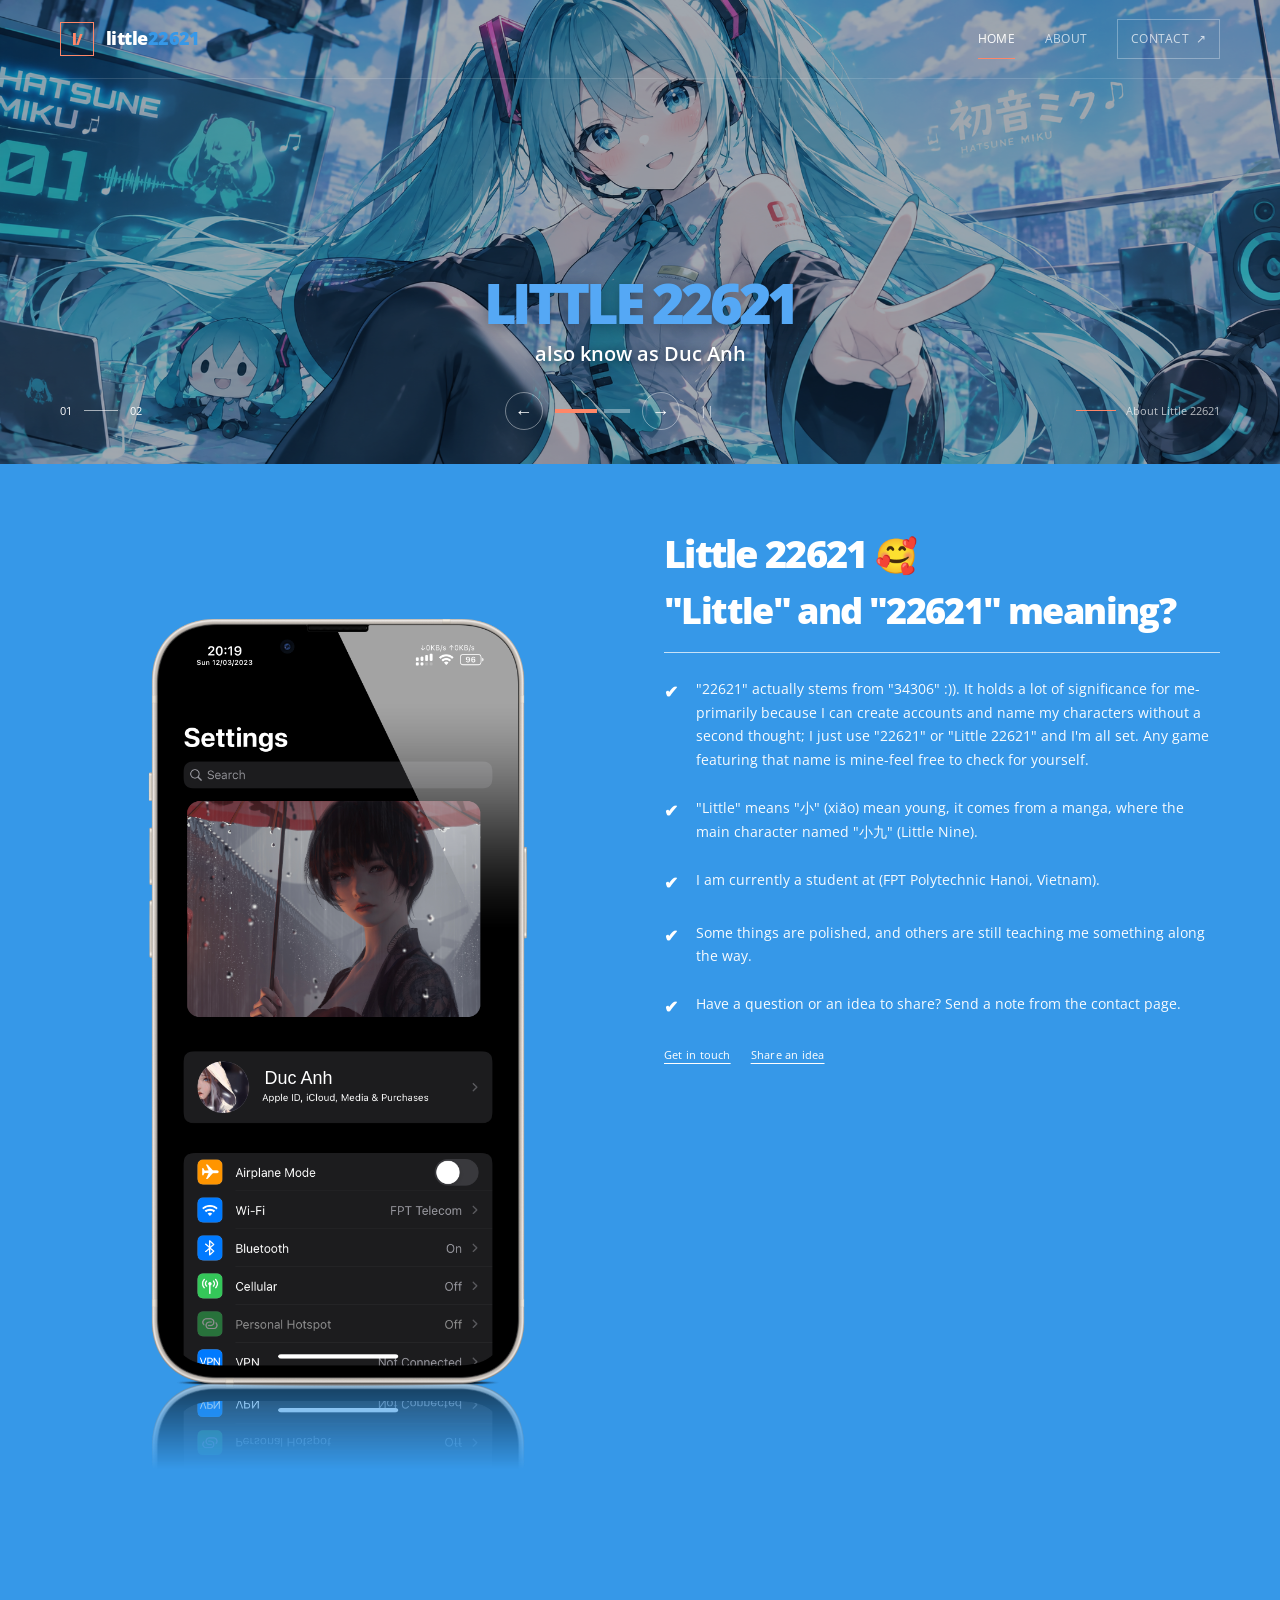
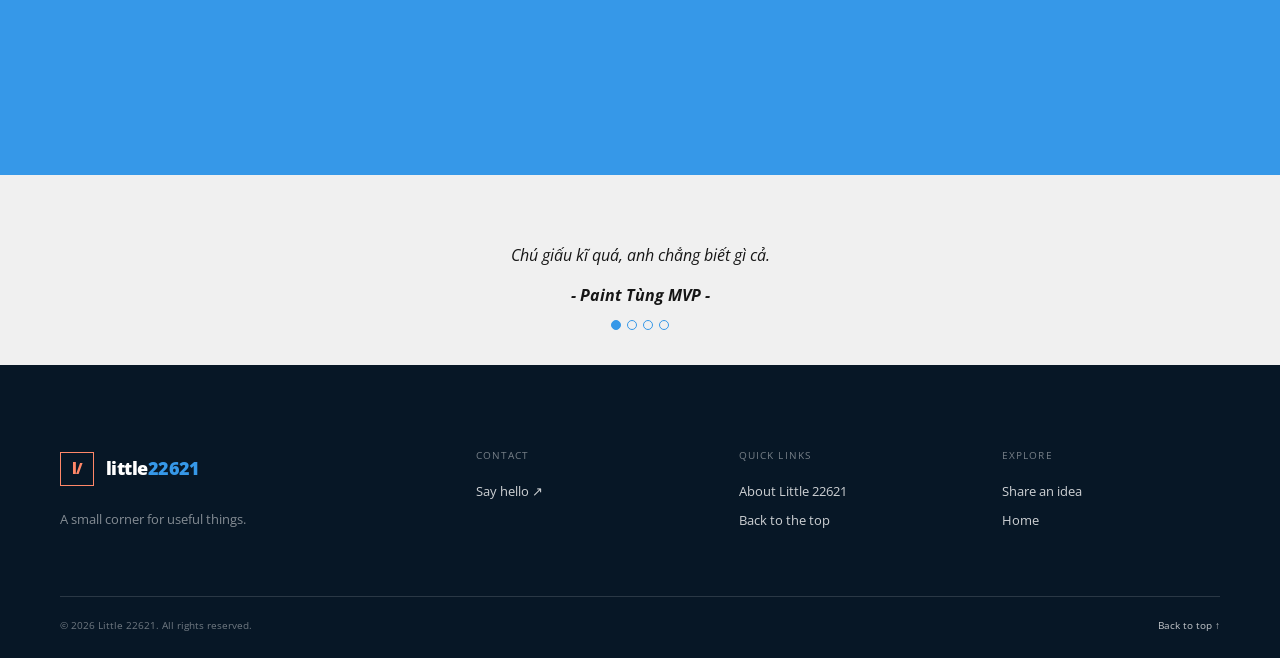
<file: index.html>
<!doctype html>
<html lang="en">
<head>
  <meta charset="utf-8">
  <meta name="viewport" content="width=device-width, initial-scale=1">
  <meta name="google-site-verification" content="Jvve5LrxzNj2HG7u-lUEX3crtuKjLNAxfdqutdUVDCA" />
  <meta name="description" content="Little 22621 — a personal corner for experiments, useful tools, and ideas.">
  <meta name="theme-color" content="#071726">
  <title>Little 22621 | Home</title>
  <link rel="preconnect" href="https://fonts.googleapis.com">
  <link rel="preconnect" href="https://fonts.gstatic.com" crossorigin>
  <link href="https://fonts.googleapis.com/css2?family=Open+Sans:wght@300;400;600;700;800&display=swap" rel="stylesheet">
  <link rel="stylesheet" href="styles.css">
</head>
<body class="page-home">
  <header class="site-header" data-header>
    <div class="shell header-inner">
      <a class="brand" href="index.html" aria-label="Little 22621 home">
        <span class="brand-mark" aria-hidden="true">l/</span>
        <span class="brand-name">little<span>22621</span></span>
      </a>

      <button class="menu-toggle" type="button" aria-expanded="false" aria-controls="site-nav" data-menu-toggle>
        <span class="menu-toggle__line"></span>
        <span class="menu-toggle__line"></span>
        <span class="menu-toggle__line"></span>
        <span class="sr-only">Toggle navigation</span>
      </button>

      <nav class="site-nav" id="site-nav" aria-label="Primary navigation" data-menu>
        <a class="site-nav__link is-active" href="index.html" aria-current="page">Home</a>
        <a class="site-nav__link" href="#about">About</a>
        <a class="site-nav__link site-nav__link--cta" href="contact.html">Contact <span aria-hidden="true">&nearr;</span></a>
      </nav>
    </div>
  </header>

  <main>
    <section class="hero hero--anime" id="home" aria-labelledby="hero-title" data-slider>
      <div class="hero__slides">
        <article class="hero__slide is-active" data-slide aria-hidden="false">
          <img class="hero__image hero__image--cover" src="assets/hatsune-miku-cover.png" alt="Hatsune Miku performing in a bright futuristic city">
          <div class="hero__veil" aria-hidden="true"></div>
          <div class="shell hero__content hero__content--center">
            <h1 class="hero__identity-title" id="hero-title">Little 22621</h1>
            <p class="hero__lead hero__identity-subtitle">also know as Duc Anh</p>
          </div>
        </article>

        <article class="hero__slide" data-slide aria-hidden="true">
          <img class="hero__image hero__image--cover" src="assets/hatsune-miku-cover.png" alt="Hatsune Miku performing in a bright futuristic city">
          <div class="hero__veil" aria-hidden="true"></div>
          <div class="shell hero__content hero__content--center">
            <h2>Little 22621</h2>
            <p class="hero__lead">Building, learning, and sharing one project at a time.</p>
            <a class="button button--primary hero__repository" href="#about">Get to know the site <span aria-hidden="true">&darr;</span></a>
          </div>
        </article>
      </div>

      <div class="shell hero__footer">
        <span class="hero__counter" aria-live="polite"><span data-slider-current>01</span><span class="hero__counter-line"></span><span>02</span></span>
        <div class="slider-controls" aria-label="Hero slides">
          <button class="icon-button" type="button" data-slider-prev aria-label="Previous slide" title="Previous slide">&larr;</button>
          <div class="slider-dots">
            <button class="slider-dot is-active" type="button" data-slider-dot="0" aria-label="Show slide 1" aria-current="true"></button>
            <button class="slider-dot" type="button" data-slider-dot="1" aria-label="Show slide 2" aria-current="false"></button>
          </div>
          <button class="icon-button" type="button" data-slider-next aria-label="Next slide" title="Next slide">&rarr;</button>
          <button class="slider-pause" type="button" data-slider-toggle aria-label="Pause slideshow" title="Pause slideshow"><span aria-hidden="true">||</span></button>
        </div>
        <a class="scroll-cue" href="#about"><span class="scroll-cue__line" aria-hidden="true"></span> About Little 22621</a>
      </div>
    </section>

    <section class="anime-about" id="about" aria-labelledby="about-title">
      <div class="shell anime-about__grid">
        <figure class="anime-about__art reveal">
          <img class="anime-about__image" src="assets/tab1.png" alt="Phone settings screen with the profile name Duc Anh">
          <figcaption class="anime-about__name" aria-hidden="true">Duc Anh</figcaption>
        </figure>
        <div class="anime-about__copy reveal">
          <h2 id="about-title">Little 22621 <span aria-hidden="true">🥰</span></h2>
          <h3>"Little" and "22621" meaning?</h3>
          <hr>
          <ul class="anime-about__facts">
            <li class="reveal"><span aria-hidden="true">✔</span><p>"22621" actually stems from "34306" :)). It holds a lot of significance for me-primarily because I can create accounts and name my characters without a second thought; I just use "22621" or "Little 22621" and I'm all set. Any game featuring that name is mine-feel free to check for yourself.</p></li>
            <li class="reveal"><span aria-hidden="true">✔</span><p> "Little" means "小" (xiǎo) mean young, it comes from a manga, where the main character named "小九" (Little Nine).

</p></li>
            <li class="reveal"><span aria-hidden="true">✔</span><p>I am currently a student at (FPT Polytechnic Hanoi, Vietnam).</p></li>
            <li class="reveal"><span aria-hidden="true">✔</span><p>Some things are polished, and others are still teaching me something along the way.</p></li>
            <li class="reveal"><span aria-hidden="true">✔</span><p>Have a question or an idea to share? Send a note from the contact page.</p></li>
          </ul>
          <div class="anime-about__links reveal">
            <a href="contact.html">Get in touch</a>
            <a href="contact.html">Share an idea</a>
          </div>
        </div>
      </div>
    </section>

    <section class="quote-band" aria-label="Little 22621 thoughts">
      <div class="shell quote-band__inner">
        <div class="quote-slider" data-quote-slider aria-label="Rotating quotes">
          <figure class="quote is-active" data-quote aria-hidden="false">
            <blockquote>Chú giấu kĩ quá, anh chẳng biết gì cả.</blockquote>
            <figcaption>- Paint Tùng MVP -</figcaption>
          </figure>
          <figure class="quote" data-quote aria-hidden="true">
            <blockquote>Thích Mấy Chị Cosplay HI</blockquote>
            <figcaption>- Little 22621 -</figcaption>
          </figure>
          <figure class="quote" data-quote aria-hidden="true">
            <blockquote>Anh Yêu Em.</blockquote>
            <figcaption>- Little 22621 -</figcaption>
          </figure>
          <figure class="quote" data-quote aria-hidden="true">
            <blockquote>Phụ Nữ Là Để Yêu Thương.</blockquote>
            <figcaption>- Little 22621 -</figcaption>
          </figure>
          <div class="quote-slider__controls">
            <div class="quote-dots" role="group" aria-label="Choose a quote">
              <button class="quote-dot is-active" type="button" data-quote-dot="0" aria-label="Show quote 1" aria-current="true"></button>
              <button class="quote-dot" type="button" data-quote-dot="1" aria-label="Show quote 2" aria-current="false"></button>
              <button class="quote-dot" type="button" data-quote-dot="2" aria-label="Show quote 3" aria-current="false"></button>
              <button class="quote-dot" type="button" data-quote-dot="3" aria-label="Show quote 4" aria-current="false"></button>
            </div>
          </div>
        </div>
      </div>
    </section>
  </main>

  <footer class="site-footer">
    <div class="shell footer-grid">
      <div class="footer-brand"><a class="brand brand--footer" href="index.html"><span class="brand-mark" aria-hidden="true">l/</span><span class="brand-name">little<span>22621</span></span></a><p>A small corner for useful things.</p></div>
      <div class="footer-column"><h2>Contact</h2><a href="contact.html">Say hello <span aria-hidden="true">&nearr;</span></a></div>
      <div class="footer-column"><h2>Quick links</h2><a href="#about">About Little 22621</a><a href="#home">Back to the top</a></div>
      <div class="footer-column"><h2>Explore</h2><a href="contact.html">Share an idea</a><a href="index.html">Home</a></div>
    </div>
    <div class="shell footer-bottom"><span>&copy; <span data-year></span> Little 22621. All rights reserved.</span><a class="back-to-top" href="#home">Back to top <span aria-hidden="true">&uarr;</span></a></div>
  </footer>

  <script src="script.js" defer></script>
</body>
</html>
</file>
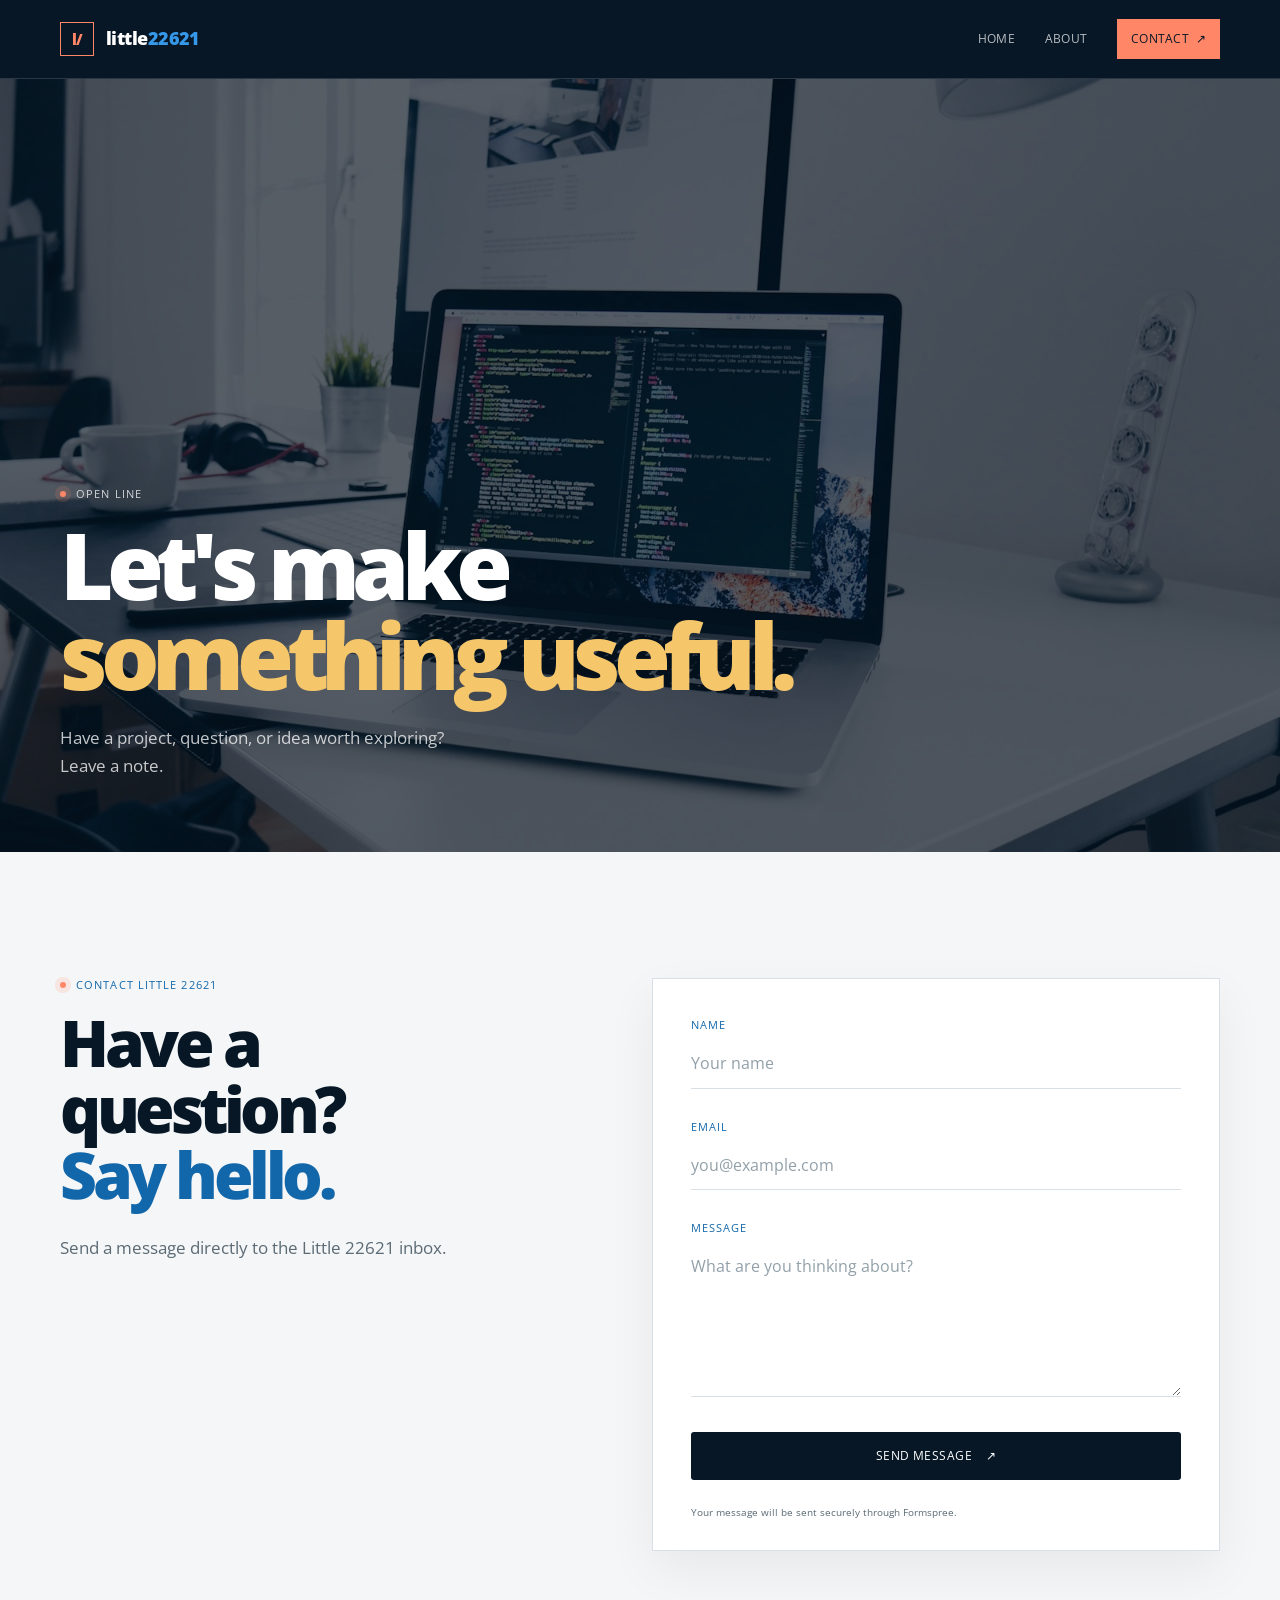
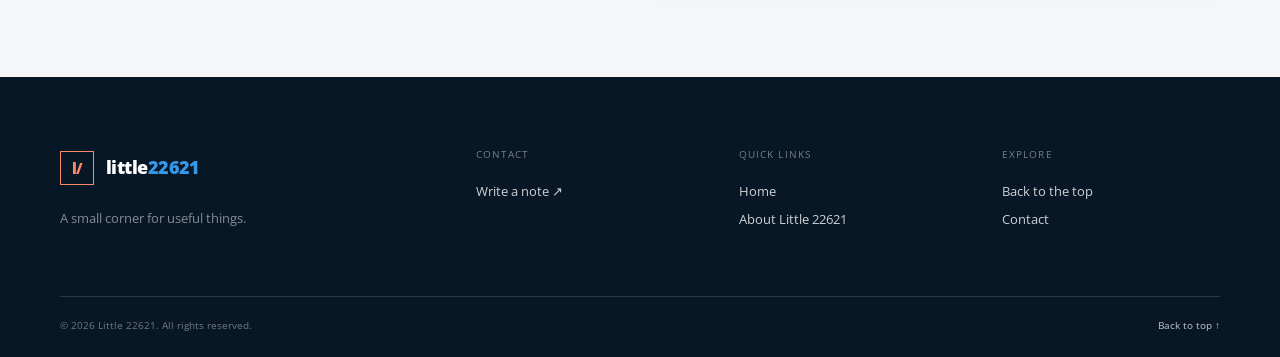
<file: contact.html>
<!doctype html>
<html lang="en">
<head>
  <meta charset="utf-8">
  <meta name="viewport" content="width=device-width, initial-scale=1">
  <meta name="description" content="Contact Little 22621 about a project, collaboration, or an idea.">
  <meta name="theme-color" content="#071726">
  <title>Contact Little 22621</title>
  <link rel="preconnect" href="https://fonts.googleapis.com">
  <link rel="preconnect" href="https://fonts.gstatic.com" crossorigin>
  <link href="https://fonts.googleapis.com/css2?family=Open+Sans:wght@300;400;600;700;800&display=swap" rel="stylesheet">
  <link rel="stylesheet" href="styles.css">
</head>
<body class="page-contact">
  <header class="site-header site-header--solid" data-header>
    <div class="shell header-inner">
      <a class="brand" href="index.html" aria-label="Little 22621 home">
        <span class="brand-mark" aria-hidden="true">l/</span>
        <span class="brand-name">little<span>22621</span></span>
      </a>
      <button class="menu-toggle" type="button" aria-expanded="false" aria-controls="site-nav" data-menu-toggle>
        <span class="menu-toggle__line"></span><span class="menu-toggle__line"></span><span class="menu-toggle__line"></span><span class="sr-only">Toggle navigation</span>
      </button>
      <nav class="site-nav" id="site-nav" aria-label="Primary navigation" data-menu>
        <a class="site-nav__link" href="index.html">Home</a>
        <a class="site-nav__link" href="index.html#about">About</a>
        <a class="site-nav__link site-nav__link--cta is-active" href="contact.html" aria-current="page">Contact <span aria-hidden="true">&nearr;</span></a>
      </nav>
    </div>
  </header>

  <main>
    <section class="subhero" aria-labelledby="contact-title">
      <img class="subhero__image" src="assets/hero-workspace.jpg" alt="A laptop with code on screen" fetchpriority="high">
      <div class="subhero__veil" aria-hidden="true"></div>
      <div class="shell subhero__content">
        <p class="eyebrow eyebrow--light"><span class="eyebrow__dot"></span> Open line</p>
        <h1 id="contact-title">Let's make<br><span>something useful.</span></h1>
        <p>Have a project, question, or idea worth exploring? Leave a note.</p>
      </div>
    </section>

    <section class="section contact-section" aria-labelledby="contact-form-title">
      <div class="shell contact-grid">
        <div class="contact-intro reveal">
          <p class="eyebrow"><span class="eyebrow__dot"></span> Contact Little 22621</p>
          <h2 id="contact-form-title">Have a question?<br><span>Say hello.</span></h2>
          <p class="section-lead">Send a message directly to the Little 22621 inbox.</p>
        </div>

        <div class="contact-form-wrap reveal">
          <form class="contact-form" data-contact-form action="https://formspree.io/f/meaejnwj" method="POST" novalidate>
            <input type="hidden" name="_subject" value="New message from Little 22621">
            <div class="form-field"><label for="contact-name">Name</label><input id="contact-name" name="name" type="text" autocomplete="name" placeholder="Your name" required><span class="form-field__line" aria-hidden="true"></span></div>
            <div class="form-field"><label for="contact-email">Email</label><input id="contact-email" name="email" type="email" autocomplete="email" placeholder="you@example.com" required><span class="form-field__line" aria-hidden="true"></span></div>
            <div class="form-field"><label for="contact-message">Message</label><textarea id="contact-message" name="message" rows="5" placeholder="What are you thinking about?" required></textarea><span class="form-field__line" aria-hidden="true"></span></div>
            <button class="button button--dark button--submit" type="submit">Send message <span aria-hidden="true">&nearr;</span></button>
            <p class="form-status" data-form-status role="status" aria-live="polite" hidden></p>
          </form>
          <p class="form-note">Your message will be sent securely through Formspree.</p>
        </div>
      </div>
    </section>
  </main>

  <footer class="site-footer">
    <div class="shell footer-grid">
      <div class="footer-brand"><a class="brand brand--footer" href="index.html"><span class="brand-mark" aria-hidden="true">l/</span><span class="brand-name">little<span>22621</span></span></a><p>A small corner for useful things.</p></div>
      <div class="footer-column"><h2>Contact</h2><a href="#contact-form-title">Write a note <span aria-hidden="true">&nearr;</span></a></div>
      <div class="footer-column"><h2>Quick links</h2><a href="index.html">Home</a><a href="index.html#about">About Little 22621</a></div>
      <div class="footer-column"><h2>Explore</h2><a href="index.html#home">Back to the top</a><a href="contact.html">Contact</a></div>
    </div>
    <div class="shell footer-bottom"><span>&copy; <span data-year></span> Little 22621. All rights reserved.</span><a class="back-to-top" href="#contact-title">Back to top <span aria-hidden="true">&uarr;</span></a></div>
  </footer>

  <script src="script.js" defer></script>
</body>
</html>
</file>
<file: styles.css>
:root {
  --ink: #071726;
  --ink-soft: #102b40;
  --paper: #f4f6f7;
  --white: #ffffff;
  --line: #d8e0e5;
  --muted: #5c6b75;
  --blue: #3698e8;
  --blue-deep: #1267aa;
  --coral: #ff8768;
  --yellow: #f5c66a;
  --max: 1160px;
  --radius: 8px;
  --mono: "Open Sans", Arial, sans-serif;
  --sans: "Open Sans", Arial, sans-serif;
}

* { box-sizing: border-box; }
html { scroll-behavior: smooth; }
body { margin: 0; color: var(--ink); background: var(--paper); font-family: var(--sans); font-size: 16px; line-height: 1.65; -webkit-font-smoothing: antialiased; }
body.menu-open { overflow: hidden; }
img { display: block; max-width: 100%; }
a { color: inherit; text-decoration: none; }
button, input, textarea { font: inherit; }
button, a { -webkit-tap-highlight-color: transparent; }
button { cursor: pointer; }
.sr-only { position: absolute; width: 1px; height: 1px; padding: 0; margin: -1px; overflow: hidden; clip: rect(0, 0, 0, 0); white-space: nowrap; border: 0; }
.shell { width: min(var(--max), calc(100% - 56px)); margin-inline: auto; }

.site-header { position: absolute; inset: 0 0 auto; z-index: 20; color: var(--white); border-bottom: 1px solid rgba(255,255,255,.14); transition: background-color .25s ease, border-color .25s ease; }
.site-header--solid { position: fixed; background: var(--ink); }
.site-header.is-scrolled { position: fixed; background: rgba(7, 23, 38, .96); border-bottom-color: rgba(255,255,255,.12); }
.header-inner { min-height: 78px; display: flex; align-items: center; justify-content: space-between; gap: 30px; }
.brand { display: inline-flex; align-items: center; gap: 12px; min-height: 44px; font-weight: 800; letter-spacing: -.035em; }
.brand-mark { display: grid; place-items: center; width: 34px; height: 34px; border: 1px solid var(--coral); color: var(--coral); font-family: var(--mono); font-size: 15px; line-height: 1; }
.brand-name { font-size: 18px; }
.brand-name span { color: var(--blue); }
.site-nav { display: flex; align-items: center; gap: 30px; font-family: var(--mono); font-size: 12px; letter-spacing: .02em; text-transform: uppercase; }
.site-nav__link { position: relative; padding: 11px 0; color: rgba(255,255,255,.72); transition: color .2s ease; }
.site-nav__link::after { position: absolute; right: 0; bottom: 1px; left: 0; height: 1px; background: var(--coral); content: ""; transform: scaleX(0); transform-origin: right; transition: transform .2s ease; }
.site-nav__link:hover, .site-nav__link:focus-visible, .site-nav__link.is-active { color: var(--white); }
.site-nav__link:hover::after, .site-nav__link:focus-visible::after, .site-nav__link.is-active::after { transform: scaleX(1); transform-origin: left; }
.site-nav__link--cta { display: inline-flex; align-items: center; gap: 7px; padding: 9px 13px; border: 1px solid rgba(255,255,255,.3); transition: background-color .2s ease, border-color .2s ease, color .2s ease; }
.site-nav__link--cta::after { display: none; }
.site-nav__link--cta:hover, .site-nav__link--cta:focus-visible, .site-nav__link--cta.is-active { border-color: var(--coral); background: var(--coral); color: var(--ink); }
.menu-toggle { display: none; width: 44px; height: 44px; padding: 10px; border: 1px solid rgba(255,255,255,.35); background: transparent; color: var(--white); }
.menu-toggle__line { display: block; width: 22px; height: 1px; margin: 5px auto; background: currentColor; transition: transform .2s ease, opacity .2s ease; }
.menu-toggle[aria-expanded="true"] .menu-toggle__line:nth-child(1) { transform: translateY(6px) rotate(45deg); }
.menu-toggle[aria-expanded="true"] .menu-toggle__line:nth-child(2) { opacity: 0; }
.menu-toggle[aria-expanded="true"] .menu-toggle__line:nth-child(3) { transform: translateY(-6px) rotate(-45deg); }

.hero { position: relative; min-height: 720px; height: min(86vh, 820px); overflow: hidden; background: var(--ink); color: var(--white); }
.hero--anime { min-height: 390px; height: auto; aspect-ratio: 2083 / 755; }
.hero__slides, .hero__slide { position: absolute; inset: 0; }
.hero__slide { visibility: hidden; opacity: 0; transition: opacity 1.25s cubic-bezier(.4, 0, .2, 1), visibility 0s linear 1.25s; }
.hero__slide.is-active { visibility: visible; opacity: 1; transition-delay: 0s, 0s; }
.hero__image, .subhero__image { width: 100%; height: 100%; object-fit: cover; object-position: center; }
.hero--anime .hero__slide.is-active .hero__image { animation: home-scene-drift 24s cubic-bezier(.45, 0, .55, 1) infinite alternate; }
.hero--anime .hero__slide.is-active .hero__image--cover { animation: none; transform: none; }
.hero__veil, .subhero__veil { position: absolute; inset: 0; background: rgba(4, 15, 27, .66); }
.hero--anime .hero__veil { background: rgba(8,24,42,.38); }
.hero__image--evening { filter: saturate(.88); }
.hero__content { position: absolute; top: 0; bottom: 0; left: 50%; z-index: 1; display: flex; width: min(var(--max), calc(100% - 56px)); flex-direction: column; align-items: flex-start; justify-content: center; height: 100%; margin: 0; padding-top: 80px; transform: translateX(-50%); }
.hero__content--center { align-items: center; width: min(900px, calc(100% - 56px)); padding-top: 0; text-align: center; }
.hero__content--center h1, .hero__content--center h2 { color: #55a8f5; font-size: clamp(36px, 5vw, 58px); font-weight: 800; letter-spacing: -.035em; line-height: 1.12; text-shadow: 0 2px 14px rgba(3,19,35,.38); text-transform: uppercase; }
.hero__content--center h1 span { color: #ffca79; }
.hero__content--center .hero__lead { width: auto; max-width: 100%; margin-top: 9px; color: var(--white); font-size: clamp(17px, 2vw, 21px); font-weight: 600; text-shadow: 0 2px 8px rgba(3,19,35,.7); }
.hero__repository { margin-top: 25px; }
.eyebrow { display: flex; align-items: center; gap: 10px; margin: 0 0 19px; color: var(--blue-deep); font-family: var(--mono); font-size: 11px; line-height: 1.2; letter-spacing: .1em; text-transform: uppercase; }
.eyebrow--light { color: rgba(255,255,255,.78); }
.eyebrow__dot { width: 6px; height: 6px; border-radius: 50%; background: var(--coral); box-shadow: 0 0 0 5px rgba(255,135,104,.15); }
.hero h1, .hero h2 { max-width: 100%; margin: 0; font-size: clamp(56px, 9vw, 112px); font-weight: 800; letter-spacing: -.075em; line-height: .97; }
.hero h2 { font-size: clamp(50px, 7vw, 92px); }
.hero--anime .hero__content--center .hero__identity-title { font-size: clamp(32px, 4.5vw, 56px); }
.hero--anime .hero__content--center .hero__identity-subtitle { margin-top: 8px; font-size: clamp(13px, 1.2vw, 16px); }
.hero--anime .hero__slide:first-child .hero__content--center { translate: 0 clamp(44px, 11vh, 90px); }
.hero--anime .hero__content--center h2 { font-size: clamp(45px, 6.3vw, 83px); }
.hero--anime .hero__content--center .hero__lead { font-size: clamp(16px, 1.9vw, 20px); }
.hero__title-tail, .hero__title-accent { color: var(--coral); }
.hero__title-accent { color: var(--yellow); }
.hero__lead { width: min(100%, 520px); max-width: 520px; margin: 29px 0 0; color: rgba(255,255,255,.8); font-size: clamp(17px, 2vw, 21px); line-height: 1.55; }
.hero__actions { display: flex; flex-wrap: wrap; gap: 12px; margin-top: 35px; }
.button { display: inline-flex; align-items: center; justify-content: center; gap: 14px; min-height: 48px; padding: 0 20px; border: 1px solid transparent; border-radius: 3px; font-family: var(--mono); font-size: 12px; letter-spacing: .035em; text-transform: uppercase; transition: transform .2s ease, background-color .2s ease, border-color .2s ease, color .2s ease; }
.button:hover, .button:focus-visible { transform: translateY(-2px); }
.button--primary { background: var(--coral); color: var(--ink); }
.button--primary:hover, .button--primary:focus-visible { background: #ff9b7e; }
.button--ghost { border-color: rgba(255,255,255,.5); color: var(--white); }
.button--ghost:hover, .button--ghost:focus-visible { border-color: var(--white); background: rgba(255,255,255,.1); }
.button--dark { background: var(--ink); color: var(--white); }
.button--dark:hover, .button--dark:focus-visible { background: var(--blue-deep); }
.hero__footer { position: absolute; right: auto; bottom: 34px; left: 50%; z-index: 2; display: flex; width: min(var(--max), calc(100% - 56px)); align-items: center; justify-content: space-between; gap: 24px; margin: 0; font-family: var(--mono); font-size: 11px; transform: translateX(-50%); }
.hero__counter { display: inline-flex; align-items: center; gap: 12px; min-width: 90px; color: var(--white); }
.hero__counter-line { width: 34px; height: 1px; background: rgba(255,255,255,.6); }
.slider-controls { display: flex; align-items: center; gap: 12px; }
.icon-button { display: grid; place-items: center; width: 38px; height: 38px; border: 1px solid rgba(255,255,255,.4); border-radius: 50%; background: transparent; color: var(--white); font-family: var(--sans); font-size: 18px; line-height: 1; transition: border-color .2s ease, background-color .2s ease, color .2s ease; }
.icon-button:hover, .icon-button:focus-visible { border-color: var(--coral); background: var(--coral); color: var(--ink); }
.icon-button--light { border-color: rgba(255,255,255,.35); }
.slider-dots, .quote-dots { display: flex; align-items: center; gap: 7px; }
.slider-dot, .quote-dot { width: 26px; height: 4px; padding: 0; border: 0; background: rgba(255,255,255,.35); transition: width .2s ease, background-color .2s ease; }
.slider-dot.is-active, .slider-dot:hover, .slider-dot:focus-visible, .quote-dot.is-active, .quote-dot:hover, .quote-dot:focus-visible { width: 42px; background: var(--coral); }
.slider-pause { width: 30px; height: 30px; padding: 0; border: 0; background: transparent; color: rgba(255,255,255,.75); font-family: var(--mono); font-size: 12px; }
.slider-pause:hover, .slider-pause:focus-visible { color: var(--coral); }
.scroll-cue { display: inline-flex; align-items: center; gap: 10px; color: rgba(255,255,255,.7); transition: color .2s ease; }
.scroll-cue:hover, .scroll-cue:focus-visible { color: var(--white); }
.scroll-cue__line { display: inline-block; width: 40px; height: 1px; background: var(--coral); }

.section { padding: 126px 0; }
.section-about { background: var(--paper); }
.anime-about { display: flex; min-height: 1264px; align-items: flex-start; padding: 68px 0; background: #3698e8; color: var(--white); }
.anime-about__grid { display: grid; min-height: 1128px; grid-template-columns: repeat(2, minmax(0, 1fr)); align-items: start; gap: clamp(28px, 4vw, 48px); }
.anime-about__art { position: relative; display: grid; width: 100%; max-width: 460px; aspect-ratio: 1600 / 3300; justify-self: center; place-items: center; margin: 38px 0 0; padding: 0; container-type: inline-size; background: #3698e8; box-shadow: none; }
.anime-about__image { display: block; width: 100%; height: 100%; }
.anime-about__name { position: absolute; top: 52.65%; left: 33.6%; display: flex; width: 20.5%; height: 2%; align-items: center; overflow: hidden; padding-left: .45%; background: #1c1c1e; color: #fff; font-family: -apple-system, BlinkMacSystemFont, "Segoe UI", sans-serif; font-size: 3.9cqw; font-weight: 400; line-height: 1; white-space: nowrap; }
.anime-about__copy h2 { margin: 0 0 13px; font-size: clamp(30px, 3vw, 38px); font-weight: 800; letter-spacing: -.045em; line-height: 1.15; }
.anime-about__copy h2 span { display: inline-block; font-size: .9em; }
.anime-about__copy h3 { margin: 0; font-size: clamp(25px, 3vw, 36px); font-weight: 800; letter-spacing: -.045em; line-height: 1.2; }
.anime-about__copy hr { height: 1px; margin: 20px 0 24px; border: 0; background: rgba(255,255,255,.72); }
.anime-about__facts { display: grid; gap: 24px; margin: 0; padding: 0; list-style: none; }
.anime-about__facts li:nth-child(2) { transition-delay: .08s; }
.anime-about__facts li:nth-child(3) { transition-delay: .16s; }
.anime-about__facts li:nth-child(4) { transition-delay: .24s; }
.anime-about__facts li:nth-child(5) { transition-delay: .32s; }
.anime-about__facts li { display: grid; grid-template-columns: 22px 1fr; align-items: start; gap: 10px; }
.anime-about__facts li > span { padding-top: 1px; font-size: 17px; font-weight: 800; }
.anime-about__facts p { margin: 0; color: rgba(255,255,255,.96); font-size: 14px; line-height: 1.7; }
.anime-about__links { display: flex; flex-wrap: wrap; gap: 10px 20px; margin-top: 25px; }
.anime-about__links a { color: var(--white); font-family: var(--mono); font-size: 11px; letter-spacing: .02em; text-decoration: underline; text-underline-offset: 4px; }
.anime-about__links a:hover, .anime-about__links a:focus-visible { color: #ffe0a7; }
.about-grid { display: grid; grid-template-columns: minmax(0, .92fr) minmax(0, 1.08fr); align-items: center; gap: clamp(54px, 9vw, 130px); }
.about-media { position: relative; max-width: 450px; }
.media-frame { aspect-ratio: 4 / 5; overflow: hidden; border: 8px solid var(--white); box-shadow: 0 20px 48px rgba(7,23,38,.15); }
.media-frame img { width: 100%; height: 100%; object-fit: cover; }
.media-stamp { position: absolute; right: -26px; bottom: 24px; display: flex; align-items: center; gap: 10px; min-width: 160px; padding: 13px 15px; background: var(--ink); color: var(--white); font-family: var(--mono); font-size: 10px; line-height: 1.35; letter-spacing: .05em; text-transform: uppercase; box-shadow: 0 12px 22px rgba(7,23,38,.2); }
.media-stamp__mark { display: grid; place-items: center; width: 28px; height: 28px; border: 1px solid var(--coral); color: var(--coral); font-size: 12px; }
.about-copy h2, .section-heading h2, .contact-intro h2, .cta-section h2 { margin: 0; font-size: clamp(38px, 5vw, 65px); font-weight: 800; letter-spacing: -.07em; line-height: 1.03; }
.about-copy h2 span, .section-heading h2 span, .contact-intro h2 span { color: var(--blue-deep); }
.section-lead { max-width: 570px; margin: 25px 0 0; color: var(--muted); font-size: 17px; line-height: 1.75; }
.check-list { display: grid; gap: 13px; margin: 30px 0 30px; padding: 0; list-style: none; color: var(--ink-soft); }
.check-list li { display: flex; align-items: center; gap: 12px; }
.check-list__icon { display: grid; place-items: center; flex: 0 0 22px; width: 22px; height: 22px; border: 1px solid var(--blue); color: var(--blue-deep); font-family: var(--mono); font-size: 15px; line-height: 1; }
.text-link, .card-link { display: inline-flex; align-items: center; gap: 11px; border-bottom: 1px solid currentColor; color: var(--blue-deep); font-family: var(--mono); font-size: 12px; letter-spacing: .025em; text-transform: uppercase; transition: color .2s ease, gap .2s ease; }
.text-link:hover, .text-link:focus-visible, .card-link:hover, .card-link:focus-visible { gap: 16px; color: var(--coral); }
.principles { padding: 0; background: #e4edf3; }
.principles-grid { display: grid; grid-template-columns: repeat(3, 1fr); }
.principle { min-height: 176px; padding: 34px 30px 31px 0; border-right: 1px solid rgba(7,23,38,.14); }
.principle + .principle { padding-left: 30px; }
.principle:last-child { border-right: 0; }
.principle__number { display: block; margin-bottom: 12px; color: var(--blue-deep); font-family: var(--mono); font-size: 11px; }
.principle__label { display: block; color: var(--ink); font-weight: 800; font-size: 20px; letter-spacing: -.035em; }
.principle p { margin: 5px 0 0; color: var(--muted); font-size: 14px; }

.section-work { background: var(--white); }
.section-heading { display: flex; align-items: flex-end; justify-content: space-between; gap: 36px; margin-bottom: 52px; }
.section-heading__aside { max-width: 315px; margin: 0 0 7px; color: var(--muted); font-size: 14px; line-height: 1.7; }
.project-grid { display: grid; grid-template-columns: repeat(2, minmax(0,1fr)); gap: 22px; }
.project-card { display: flex; flex-direction: column; min-width: 0; border: 1px solid var(--line); background: var(--white); }
.project-card--wide { grid-column: span 2; display: grid; grid-template-columns: minmax(0, 1.08fr) minmax(0, .92fr); }
.project-card__visual { position: relative; min-height: 255px; overflow: hidden; background: var(--ink); }
.project-card--wide .project-card__visual { min-height: 320px; }
.project-card__visual img { width: 100%; height: 100%; min-height: 255px; object-fit: cover; transition: transform .45s ease; }
.project-card:hover .project-card__visual img { transform: scale(1.045); }
.project-card__visual::after { position: absolute; inset: 0; background: rgba(7,23,38,.22); content: ""; pointer-events: none; }
.project-card__visual--warm::after { background: rgba(105,44,20,.2); }
.project-card__index { position: absolute; top: 18px; left: 18px; z-index: 1; padding: 5px 8px; background: rgba(7,23,38,.78); color: var(--white); font-family: var(--mono); font-size: 10px; }
.project-card__body { display: flex; flex-direction: column; align-items: flex-start; justify-content: space-between; gap: 20px; padding: 29px 30px 31px; }
.project-card--wide .project-card__body { padding: 43px 42px; }
.project-card__kicker { margin: 0 0 7px; color: var(--blue-deep); font-family: var(--mono); font-size: 11px; letter-spacing: .1em; text-transform: uppercase; }
.project-card h3 { margin: 0; font-size: 27px; letter-spacing: -.055em; line-height: 1.1; }
.project-card__body > p { margin: 0; color: var(--muted); font-size: 14px; line-height: 1.7; }
.card-link { margin-top: auto; }

.quote-band { position: relative; min-height: 250px; overflow: hidden; border-bottom: 13px solid var(--ink); background: #f0f0f0; color: #161616; }
.quote-band::before { position: absolute; inset: 0 0 auto; height: 47px; background: var(--blue); content: ""; }
.quote-band::after { display: none; }
.quote-band__inner { position: relative; z-index: 1; display: flex; min-height: 237px; align-items: flex-end; justify-content: center; padding-top: 47px; padding-bottom: 35px; }
.quote-slider { width: 100%; min-width: 0; text-align: center; }
.quote { display: none; margin: 0; }
.quote.is-active { display: block; animation: quote-in .45s ease both; }
.quote blockquote { max-width: 100%; margin: 0; font-size: 16px; font-style: italic; font-weight: 400; letter-spacing: 0; line-height: 1.45; }
.quote figcaption { margin-top: 14px; color: #161616; font-family: var(--sans); font-size: 16px; font-style: italic; font-weight: 700; letter-spacing: 0; text-transform: none; }
.quote-slider__controls { display: flex; align-items: center; justify-content: center; margin-top: 12px; }
.quote-dots { display: flex; align-items: center; gap: 6px; margin: 0; }
.quote-slider__controls .quote-dot { width: 10px; height: 10px; padding: 0; border: 1px solid var(--blue); border-radius: 50%; background: transparent; transition: background-color .2s ease; }
.quote-slider__controls .quote-dot.is-active, .quote-slider__controls .quote-dot:hover, .quote-slider__controls .quote-dot:focus-visible { width: 10px; background: var(--blue); }

.cta-section { background: var(--coral); }
.cta-section__inner { display: flex; align-items: center; justify-content: space-between; gap: 30px; min-height: 280px; }
.cta-section .eyebrow { color: rgba(7,23,38,.72); }
.cta-section .eyebrow__dot { background: var(--ink); box-shadow: 0 0 0 5px rgba(7,23,38,.12); }
.cta-section h2 { max-width: 650px; color: var(--ink); font-size: clamp(38px, 5vw, 62px); }

.site-footer { padding: 69px 0 24px; background: var(--ink); color: var(--white); }
.footer-grid { display: grid; grid-template-columns: 1.7fr repeat(3, 1fr); gap: 45px; padding-bottom: 65px; }
.brand--footer { color: var(--white); }
.footer-brand p { max-width: 220px; margin: 18px 0 0; color: rgba(255,255,255,.5); font-size: 13px; }
.footer-column { display: flex; flex-direction: column; align-items: flex-start; gap: 7px; }
.footer-column h2 { margin: 0 0 11px; color: rgba(255,255,255,.45); font-family: var(--mono); font-size: 10px; font-weight: 400; letter-spacing: .11em; text-transform: uppercase; }
.footer-column a { color: rgba(255,255,255,.8); font-size: 13px; transition: color .2s ease; }
.footer-column a:hover, .footer-column a:focus-visible { color: var(--coral); }
.footer-bottom { display: flex; align-items: center; justify-content: space-between; gap: 20px; padding-top: 20px; border-top: 1px solid rgba(255,255,255,.14); color: rgba(255,255,255,.42); font-family: var(--mono); font-size: 10px; }
.back-to-top { color: rgba(255,255,255,.75); transition: color .2s ease; }
.back-to-top:hover, .back-to-top:focus-visible { color: var(--coral); }

.subhero { position: relative; min-height: 480px; overflow: hidden; background: var(--ink); color: var(--white); }
.subhero__image { object-position: center 47%; }
.subhero__content { position: absolute; top: 0; bottom: 0; left: 50%; z-index: 1; display: flex; width: min(var(--max), calc(100% - 56px)); flex-direction: column; justify-content: flex-end; height: 100%; min-height: 0; margin: 0; padding-top: 125px; padding-bottom: 72px; transform: translateX(-50%); }
.subhero h1 { margin: 0; font-size: clamp(52px, 8vw, 92px); font-weight: 800; letter-spacing: -.08em; line-height: .98; }
.subhero h1 span { color: var(--yellow); }
.subhero p:last-child { max-width: 430px; margin: 24px 0 0; color: rgba(255,255,255,.76); font-size: 17px; }
.contact-section { background: var(--paper); }
.contact-grid { display: grid; grid-template-columns: minmax(0, .9fr) minmax(0, 1.1fr); gap: clamp(55px, 10vw, 145px); align-items: start; }
.contact-intro .section-lead { max-width: 480px; }
.contact-details { display: grid; gap: 1px; max-width: 430px; margin-top: 42px; border-top: 1px solid var(--line); }
.contact-detail { display: flex; align-items: center; justify-content: space-between; gap: 20px; min-height: 68px; border-bottom: 1px solid var(--line); }
.contact-detail__label { color: var(--muted); font-family: var(--mono); font-size: 11px; letter-spacing: .1em; text-transform: uppercase; }
.contact-detail__value { color: var(--blue-deep); font-family: var(--mono); font-size: 12px; }
.contact-form-wrap { padding: 37px 38px 30px; border: 1px solid var(--line); background: var(--white); box-shadow: 0 19px 48px rgba(7,23,38,.06); }
.contact-form { display: grid; gap: 29px; }
.form-field { position: relative; display: grid; gap: 7px; }
.form-field label { color: var(--blue-deep); font-family: var(--mono); font-size: 11px; letter-spacing: .08em; text-transform: uppercase; }
.form-field input, .form-field textarea { width: 100%; padding: 9px 0 11px; border: 0; border-bottom: 1px solid var(--line); outline: none; border-radius: 0; background: transparent; color: var(--ink); font-size: 16px; resize: vertical; }
.form-field input::placeholder, .form-field textarea::placeholder { color: #92a0a9; }
.form-field__line { position: absolute; right: 0; bottom: 0; left: 0; height: 2px; background: var(--coral); transform: scaleX(0); transform-origin: right; transition: transform .2s ease; }
.form-field:focus-within .form-field__line { transform: scaleX(1); transform-origin: left; }
.button--submit { width: 100%; margin-top: 6px; border: 0; }
.form-status { margin: 0; padding: 12px 14px; border-left: 3px solid var(--blue); background: #edf5fb; color: var(--ink-soft); font-size: 13px; line-height: 1.5; }
.form-status.is-error { border-left-color: #c74735; background: #fff0ed; color: #76271d; }
.form-note { margin: 24px 0 0; color: var(--muted); font-family: var(--mono); font-size: 10px; line-height: 1.6; }

.reveal { opacity: 0; transform: translateY(10px); transition: opacity .95s cubic-bezier(.4, 0, .2, 1), transform .95s cubic-bezier(.4, 0, .2, 1); }
.reveal.is-visible { opacity: 1; transform: none; }
@keyframes home-scene-drift { from { transform: scale(1.02) translate3d(0, 0, 0); } to { transform: scale(1.045) translate3d(-.2%, -.2%, 0); } }
@keyframes quote-in { from { opacity: 0; transform: translateY(10px); } to { opacity: 1; transform: none; } }

:focus-visible { outline: 2px solid var(--coral); outline-offset: 4px; }

@media (max-width: 850px) {
  .shell { width: min(var(--max), calc(100% - 40px)); }
  .hero__content, .subhero__content, .hero__footer { right: 20px; left: 20px; width: auto; transform: none; }
  .header-inner { min-height: 70px; }
  .anime-about { display: block; min-height: 0; padding: 58px 0 66px; }
  .anime-about__grid { min-height: 0; }
  .menu-toggle { display: block; }
  .site-nav { position: fixed; top: 70px; right: 20px; left: 20px; display: flex; flex-direction: column; align-items: stretch; gap: 0; padding: 13px 19px 18px; border: 1px solid rgba(255,255,255,.18); background: var(--ink); box-shadow: 0 18px 40px rgba(0,0,0,.3); opacity: 0; pointer-events: none; transform: translateY(-8px); transition: opacity .2s ease, transform .2s ease; }
  .site-nav.is-open { opacity: 1; pointer-events: auto; transform: none; }
  .site-nav__link { padding: 13px 0; border-bottom: 1px solid rgba(255,255,255,.1); }
  .site-nav__link:last-child { border-bottom: 0; }
  .site-nav__link--cta { margin-top: 8px; padding-inline: 12px; }
  .hero { min-height: 680px; height: 90vh; }
  .hero--anime { min-height: 360px; height: 360px; aspect-ratio: auto; }
  .hero--anime .hero__image { object-fit: contain; animation: none; transform: none; }
  .hero--anime .hero__slide:first-child .hero__content--center { translate: 0 clamp(28px, 6vh, 48px); }
  .hero__content { padding-top: 65px; }
  .hero__content--center { padding-top: 0; }
  .hero__footer { bottom: 24px; }
  .scroll-cue { display: none; }
  .about-grid, .contact-grid { grid-template-columns: 1fr; gap: 60px; }
  .anime-about__grid { grid-template-columns: 1fr; gap: 36px; }
  .anime-about__art { width: min(100%, 380px); max-width: 380px; margin-top: 0; }
  .anime-about__copy { max-width: 700px; margin-inline: auto; }
  .about-media { max-width: 520px; margin: 0 auto; }
  .about-copy { max-width: 680px; }
  .principle { padding-right: 20px; }
  .principle + .principle { padding-left: 20px; }
  .section-heading { align-items: flex-start; flex-direction: column; gap: 24px; }
  .section-heading__aside { max-width: 500px; margin: 0; }
  .quote-band__inner { gap: 0; }
  .cta-section__inner { align-items: flex-start; flex-direction: column; justify-content: center; padding-top: 55px; padding-bottom: 55px; }
  .footer-grid { grid-template-columns: 1.5fr 1fr 1fr; }
  .footer-brand { grid-column: 1 / -1; }
  .contact-form-wrap { max-width: 650px; }
}

@media (max-width: 600px) {
  .shell { width: min(var(--max), calc(100% - 32px)); }
  .hero__content, .subhero__content, .hero__footer { right: 16px; left: 16px; width: auto; transform: none; }
  .site-nav { right: 16px; left: 16px; }
  .hero { min-height: 640px; height: 88vh; }
  .hero--anime { min-height: 420px; height: 420px; aspect-ratio: auto; }
  .hero--anime .hero__image--cover { object-fit: cover; }
  .hero__content { padding-top: 50px; }
  .hero__content--center { padding-top: 0; }
  .hero h1, .hero h2 { font-size: clamp(42px, 12.8vw, 68px); }
  .hero.hero--anime .hero__content--center .hero__identity-title { font-size: clamp(19px, 5.5vw, 24px); white-space: nowrap; }
  .hero.hero--anime .hero__content--center .hero__identity-subtitle { margin-top: 6px; font-size: 12px; }
  .hero.hero--anime .hero__content--center h2 { font-size: clamp(45px, 11.5vw, 61px); }
  .hero--anime .hero__content--center .hero__lead { width: 100%; max-width: 330px; margin-top: 22px; overflow-wrap: anywhere; font-size: 15px; }
  .hero__actions { margin-top: 27px; }
  .button { min-height: 45px; padding: 0 15px; font-size: 10px; }
  .hero__footer { bottom: 20px; }
  .hero__counter { min-width: 61px; gap: 8px; font-size: 10px; }
  .hero__counter-line { width: 19px; }
  .slider-controls { gap: 7px; }
  .icon-button { width: 34px; height: 34px; }
  .slider-dot { width: 17px; }
  .slider-dot.is-active, .slider-dot:hover, .slider-dot:focus-visible { width: 29px; }
  .slider-pause { display: none; }
  .section { padding: 84px 0; }
  .anime-about { padding: 42px 0 48px; }
  .anime-about__copy h2 { font-size: 30px; }
  .anime-about__copy h3 { font-size: 27px; }
  .anime-about__facts p { font-size: 13px; }
  .about-grid, .contact-grid { gap: 46px; }
  .media-stamp { right: -8px; bottom: 15px; }
  .about-copy h2, .section-heading h2, .contact-intro h2, .cta-section h2 { font-size: 42px; }
  .section-lead { font-size: 15px; }
  .principles-grid { grid-template-columns: 1fr; }
  .principle, .principle + .principle { min-height: 0; padding: 25px 0; border-right: 0; border-bottom: 1px solid rgba(7,23,38,.14); }
  .principle:last-child { border-bottom: 0; }
  .project-grid { grid-template-columns: 1fr; }
  .project-card--wide { grid-column: auto; display: flex; }
  .project-card--wide .project-card__visual { min-height: 255px; }
  .project-card--wide .project-card__body { padding: 29px 25px 31px; }
  .project-card__body { padding: 25px; }
  .quote-band { min-height: 230px; }
  .quote-band__inner { min-height: 217px; padding-bottom: 28px; }
  .subhero, .subhero__content { min-height: 445px; }
  .subhero__content { padding-bottom: 55px; }
  .subhero h1 { font-size: 58px; }
  .contact-form-wrap { padding: 26px 21px 24px; }
  .footer-grid { grid-template-columns: repeat(2, 1fr); gap: 36px 22px; padding-bottom: 45px; }
  .footer-brand { grid-column: 1 / -1; }
  .footer-bottom { align-items: flex-start; flex-direction: column; gap: 13px; }
}

@media (min-width: 851px) and (max-height: 500px) {
  .page-home .header-inner { width: calc(100% - 10px); max-width: none; min-height: 56px; padding-right: 15px; }
  .page-home .hero--anime { min-height: 300px; height: auto; aspect-ratio: 2083 / 755; overflow: visible; }
  .page-home .hero__slides { overflow: hidden; }
  .page-home .hero--anime::after { position: absolute; right: 0; bottom: 0; left: 0; z-index: 1; height: 26px; background: #896c61; content: ""; }
  .page-home .hero__content--center { left: calc(50% - 7px); padding-top: 34px; }
  .page-home .hero__repository { margin-top: 17px; }
  .page-home .hero__footer { bottom: -12px; width: calc(100% - 10px); max-width: none; padding-right: 15px; }
}

@media (prefers-reduced-motion: reduce) {
  *, *::before, *::after { scroll-behavior: auto !important; animation-duration: .01ms !important; animation-iteration-count: 1 !important; transition-duration: .01ms !important; }
}
</file>
